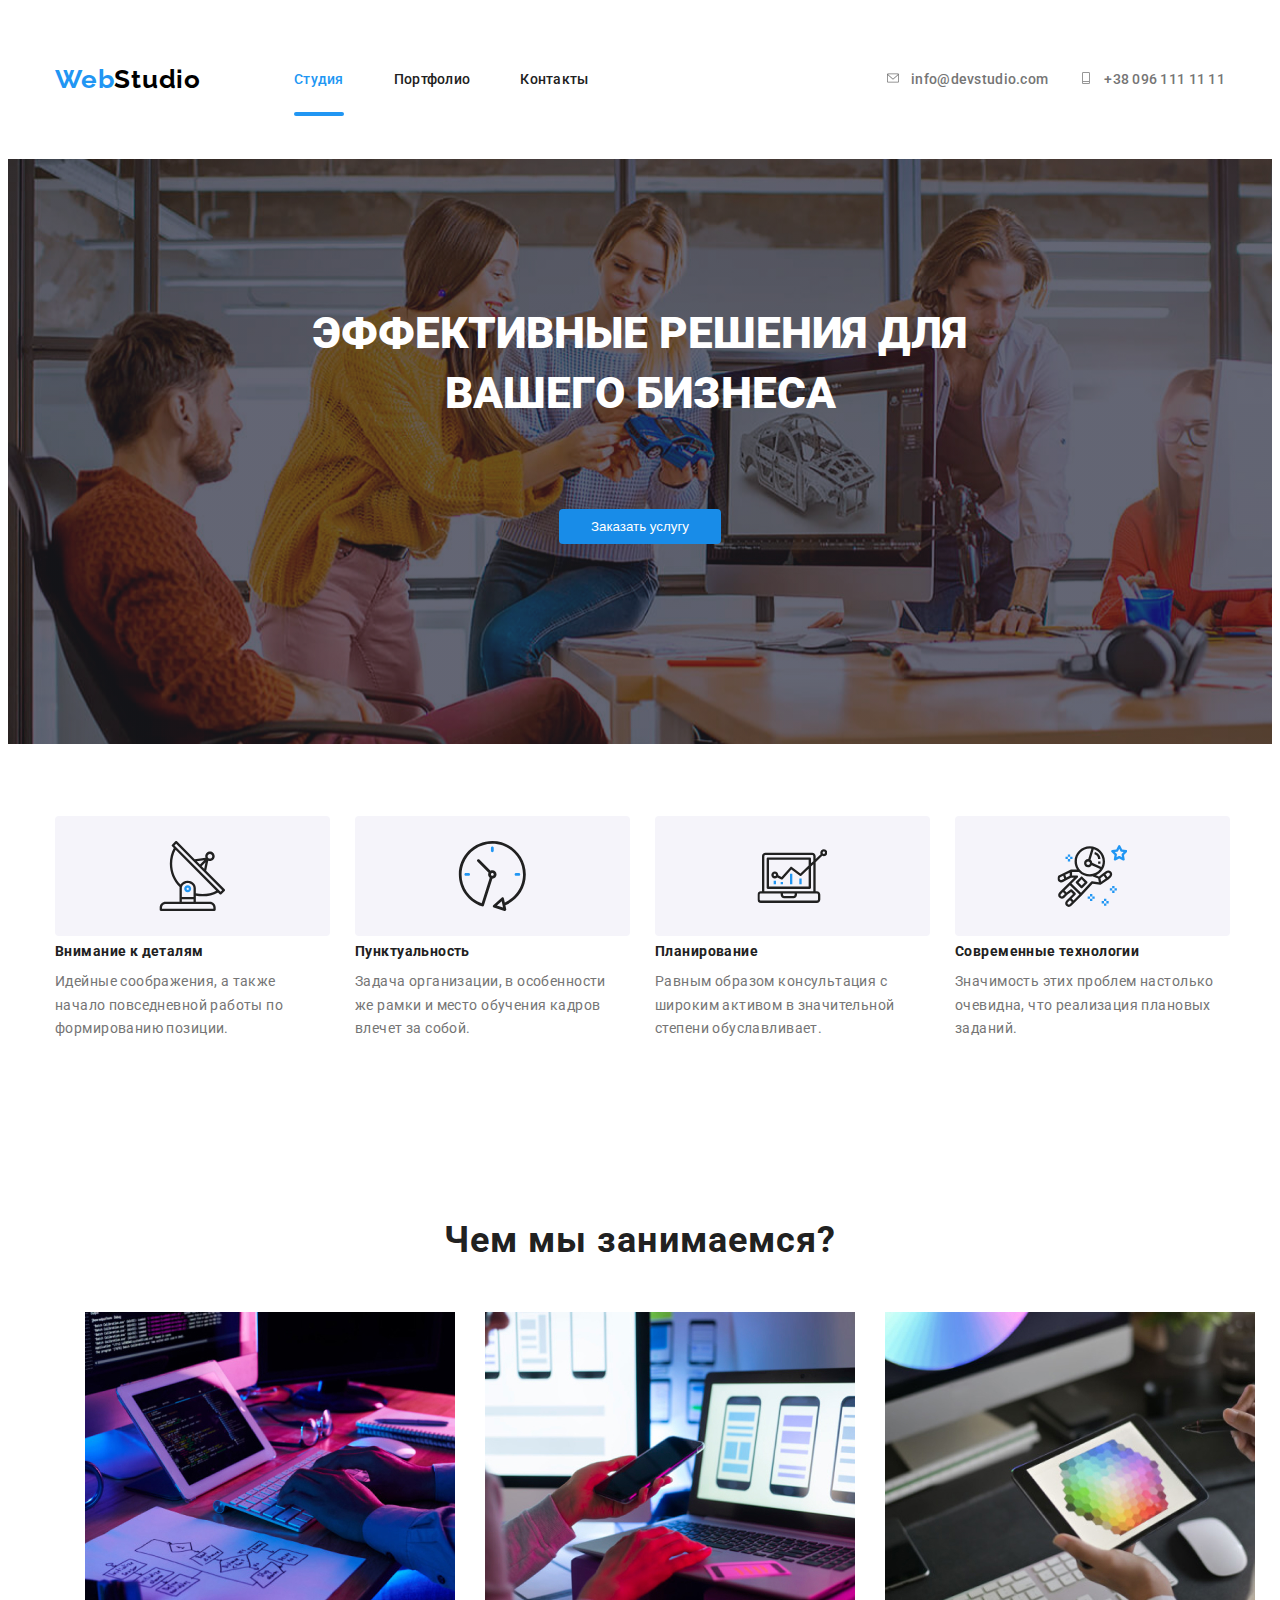
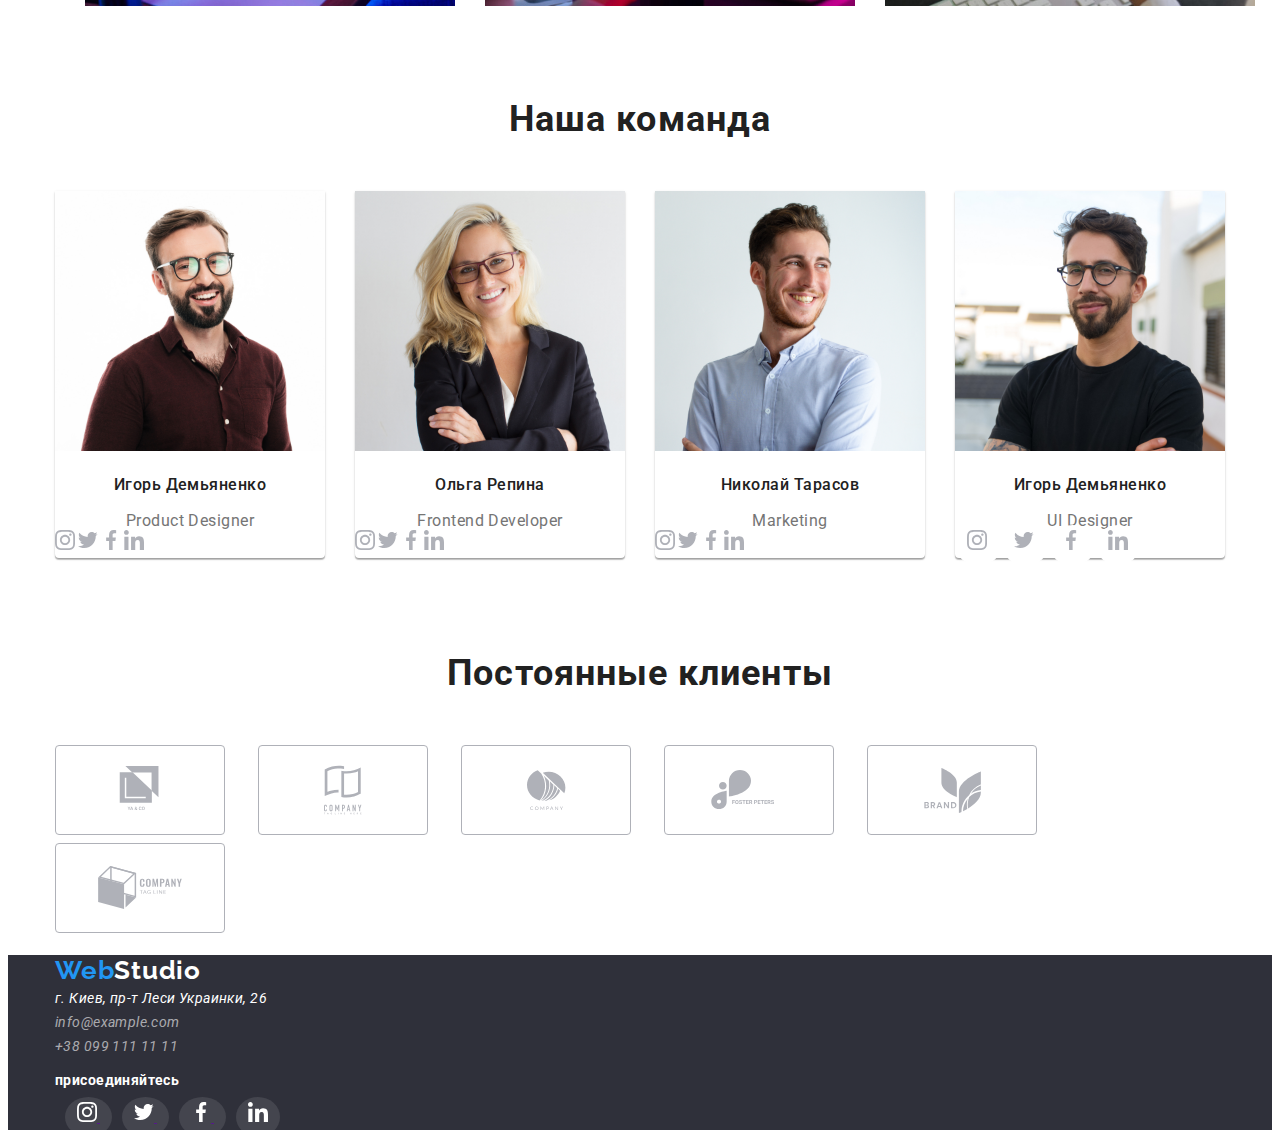
<file: index.html>
<!DOCTYPE html>
<html lang="en">

<head>
    <meta charset="UTF-8">
    <meta http-equiv="X-UA-Compatible" content="IE=edge">
    <meta name="viewport" content="width=device-width, initial-scale=1.0">
    <title>Document</title>
    <link href="https://fonts.googleapis.com/css2?family=Raleway:wght@700&family=Roboto:wght@400;500;700;900&display=swap"
    rel="stylesheet">
    <link rel="stylesheet" href="./css/style.css" />
</head>

<body class="body">
    <!-- Шапка -->
    <header class="conteiner" >
       <div class="head-block ">
            <nav class="head-nav">
                <a href="" class="logo">Web<span class="logo-studio">Studio</span> </a>
            
                <ul class="site-nav list">
                    <li class="item"> <a href=" " class="site-nav link corrent">Студия </a> </li>
                    <li class="item"> <a href="./portfolio.html" class="site-nav link">Портфолио</a> </li>
                    <li class="item"> <a href="" class="site-nav link">Контакты </a> </li>
                </ul>
             </nav>

             <ul class="auth-nav list">
                <svg class="mail-icon">
                    <use href="../images/symbol-defs.svg#icon-mail"></use>
                </svg>
                <li class="item"><a href="" class="auth-nav link">info@devstudio.com</a> </li>
                <svg class="phone-icon">
                    <use href="../images/symbol-defs.svg#icon-phone"></use>
                </svg>
                <li class="item"><a href="" class="auth-nav link">+38 096 111 11 11</a> </li>
            </ul>
       </div>
    </header>

    <main class="main"> 
        <!-- Банер с кнопкой -->
        <section class="banner">
            <h1 class="banner-title">Эффективные решения для вашего бизнеса</h1>
            <button class="banner-button" type="button">Заказать услугу</button>
        </section>

        <!-- Список преимуществ -->
        <section class="advantages">
            <div class="conteiner">
                <ul class="section-nav list">

                    <li class="advantages-item">
                        <svg class="advantages-icon">
                            <use href="../images/symbol-defs.svg#icon-advantages1">
                            </use>
                        </svg>
                        <h3 class="advantages-title">Внимание к деталям</h3>
                        <p class="advantages-text">Идейные соображения, а также начало повседневной работы по формированию
                            позиции.</p>
                    </li>
                
                    <li class="advantages-item">
                        <svg class="advantages-icon">
                            <use href="../images/symbol-defs.svg#icon-advantages2">
                            </use>
                        </svg>
                        <h3 class="advantages-title">Пунктуальность</h3>
                        <p class="advantages-text">Задача организации, в особенности же рамки и место обучения кадров влечет за
                            собой.</p>
                    </li>
                
                    <li class="advantages-item">
                        <svg class="advantages-icon">
                            <use href="../images/symbol-defs.svg#icon-advantages3">
                            </use>
                        </svg>
                        <h3 class="advantages-title">Планирование</h3>
                        <p class="advantages-text">Равным образом консультация с широким активом в значительной степени
                            обуславливает.</p>
                    </li>
                
                    <li class="advantages-item">
                        <svg class="advantages-icon">
                            <use href="../images/symbol-defs.svg#icon-advantages4">
                            </use>
                        </svg>
                        <h3 class="advantages-title">Современные технологии</h3>
                        <p class="advantages-text">Значимость этих проблем настолько очевидна, что реализация плановых заданий.
                        </p>
                    </li>
                </ul>
            </div>
        </section>

        <!-- Чем мы занимаемся -->
        <section class="work"> 
           <div class="conteiner">
                <h2 class="section-title">Чем мы занимаемся?</h2>
                <ul class="section-nav list">

                    <div class="work-box1">
                        <li class="work-item">
                            <img src="./images/14.jpg" alt="work" width="370">
                            <div class="work-hover">
                                <p class="work-text">Десктопные приложения</p>
                            </div>
                        </li>
                    </div>

                    <li class="work-item">
                        <img src="./images/15.jpg" alt="phone" width="370">
                        <div class="work-hover">
                            <p class="work-text">Мобильные приложения</p>
                        </div>
                    </li>                                                                                                                           

                    <li class="work-item">
                        <img src="./images/16.jpg" alt="pictures" width="370">
                        <div class="work-hover">
                            <p class="work-text">Дизайнерские решения</p>
                        </div>
                    </li>
                </ul>
           </div>
        <!-- <div class="work-hover">
            <p class="work-text">Десктопные приложения</p>
        </div> -->
        </section>
        <!-- Команда -->  
            <div class="conteiner">
                <h2 class="team-header">Наша команда</h2>
                <ul class="section-team list">
                    <li class="team-item">
                        <img src="./images/17.jpg" alt="Игорь Демьяненко" width="270">
                        <h3 class="team-title">Игорь Демьяненко</h3>
                        <p class="team-text">Product Designer</p>
                        <svg class="team-icon">
                            <use href="../images/symbol-defs.svg#icon-instagram">
                            </use>
                        </svg>
                        <svg class="team-icon">
                            <use href="../images/symbol-defs.svg#icon-twitter">
                            </use>
                        </svg>
                        <svg class="team-icon">
                            <use href="../images/symbol-defs.svg#icon-facebook">
                            </use>
                        </svg>
                        <svg class="team-icon">
                            <use href="../images/symbol-defs.svg#icon-linkedin">
                            </use>
                        </svg>
                    </li>
                
                    <li class="team-item">
                        <img src="./images/18.jpg" alt="Ольга Репина" width="270">
                        <h3 class="team-title">Ольга Репина</h3>
                        <p class="team-text">Frontend Developer</p>
                        <svg class="team-icon">
                            <use href="../images/symbol-defs.svg#icon-instagram">
                            </use>
                        </svg>
                        <svg class="team-icon">
                            <use href="../images/symbol-defs.svg#icon-twitter">
                            </use>
                        </svg>
                        <svg class="team-icon">
                            <use href="../images/symbol-defs.svg#icon-facebook">
                            </use>
                        </svg>
                        <svg class="team-icon">
                            <use href="../images/symbol-defs.svg#icon-linkedin">
                            </use>
                        </svg>
                    </li>
                
                    <li class="team-item">
                        <img src="./images/19.jpg" alt="Николай Тарасов" width="270">
                        <h3 class="team-title">Николай Тарасов</h3>
                        <p class="team-text">Marketing</p>
                        <svg class="team-icon">
                            <use href="../images/symbol-defs.svg#icon-instagram">
                            </use>
                        </svg>
                        <svg class="team-icon">
                            <use href="../images/symbol-defs.svg#icon-twitter">
                            </use>
                        </svg>
                        <svg class="team-icon">
                            <use href="../images/symbol-defs.svg#icon-facebook">
                            </use>
                        </svg>
                        <svg class="team-icon">
                            <use href="../images/symbol-defs.svg#icon-linkedin">
                            </use>
                        </svg>
                    </li>
                
                    <li class="team-item">
                        <img src="./images/20.jpg" alt="Игорь Демьяненко" width="270">
                        <h3 class="team-title">Игорь Демьяненко</h3>
                        <p class="team-text">UI Designer</p>
                        <a href="" class="team-a">
                            <svg class="team-icon">
                            <use href="../images/symbol-defs.svg#icon-instagram">
                            </use>
                            </svg>
                        </a>
                        <a href="" class="team-a">  
                            <svg class="team-icon">
                            <use href="../images/symbol-defs.svg#icon-twitter">
                            </use>
                            </svg>
                        </a> 
                        <a href="" class="team-a">
                            <svg class="team-icon">
                            <use href="../images/symbol-defs.svg#icon-facebook">
                            </use>
                            </svg>
                        </a>
                        <a href="" class="team-a">
                            <svg class="team-icon">
                            <use href="../images/symbol-defs.svg#icon-linkedin">
                            </use>
                            </svg>
                        </a>
                    </li>
                </ul>
            </div>
        </section>
        <!-- Постоянные клиенты -->
        <section class="clients">
            <h2 class="clients-header">Постоянные клиенты</h2>
            <div class="conteiner">
                <ul class="clients-section list">
                    <li class="clients-item">
                        <svg class="clients-icon client-a">
                            <use href="../images/symbol-defs.svg#icon-logo-1">
                            </use>
                        </svg>
                    </li>
                    <li class="clients-item ">
                        <svg class="clients-icon client-b">
                            <use href="../images/symbol-defs.svg#icon-logo-2">
                            </use>
                        </svg>
                    </li>
                    <li class="clients-item">
                        <svg class="clients-icon client-c">
                            <use href="../images/symbol-defs.svg#icon-logo-3">
                            </use>
                        </svg>
                    </li>
                    <li class="clients-item ">
                        <svg class="clients-icon client-d">
                            <use href="../images/symbol-defs.svg#icon-logo-4">
                            </use>
                        </svg>
                    </li>
                    <li class="clients-item ">
                        <svg class="clients-icon client-e">
                            <use href="../images/symbol-defs.svg#icon-logo-5">
                            </use>
                        </svg>
                    </li> 
                    <li class="clients-item">
                        <svg class="clients-icon client-f">
                            <use href="../images/symbol-defs.svg#icon-logo-6">
                            </use>
                        </svg>
                    </li>
                </ul>
            </div>
        </section>
    </main>
    
    <!-- подвал с адрессами -->
    <footer class="footer">
        <div class="conteiner">
            <a href="" class="logo">Web<span class="footer-studio">Studio</span></a>
            <address>
                <li class="list address-nav">г. Киев, пр-т Леси Украинки, 26</li>
                <li class="list"><a href="" class="footer-a">info@example.com</a></li>
                <li class="list"><a href="" class="footer-a">+38 099 111 11 11</a></li>
                <ul></ul>
            </address>
        </div>
        <section class="footer-section conteiner">
            <h3 class="footer-header">присоединяйтесь</h3>
            <ul class="footer-social list">
                <li class="footer-item">
                    <a href="" class="footer-link">
                        <svg class="footer-icon">
                            <use href="../images/symbol-defs.svg#icon-instagram">
                            </use>
                        </svg>
                    </a>
                </li>
                <li class="footer-item">
                    <a href="" class="footer-link">
                        <svg class="footer-icon">
                            <use href="../images/symbol-defs.svg#icon-twitter">
                            </use>
                        </svg>
                    </a>
                </li>
                <li class="footer-item">
                    <a href="" class="footer-link">
                        <svg class="footer-icon">
                            <use href="../images/symbol-defs.svg#icon-facebook">
                            </use>
                        </svg>
                    </a>
                </li>
                <li class="footer-item">
                    <a href="" class="footer-link">
                        <svg class="footer-icon">
                            <use href="../images/symbol-defs.svg#icon-linkedin">
                            </use>
                        </svg>
                    </a>
                </li>
            </ul>
        
        </section>
    </footer>

    <div class="backdrop .is-hidden">
        <div class="modal"></div>
    </div>
</body>
</html>
</file>
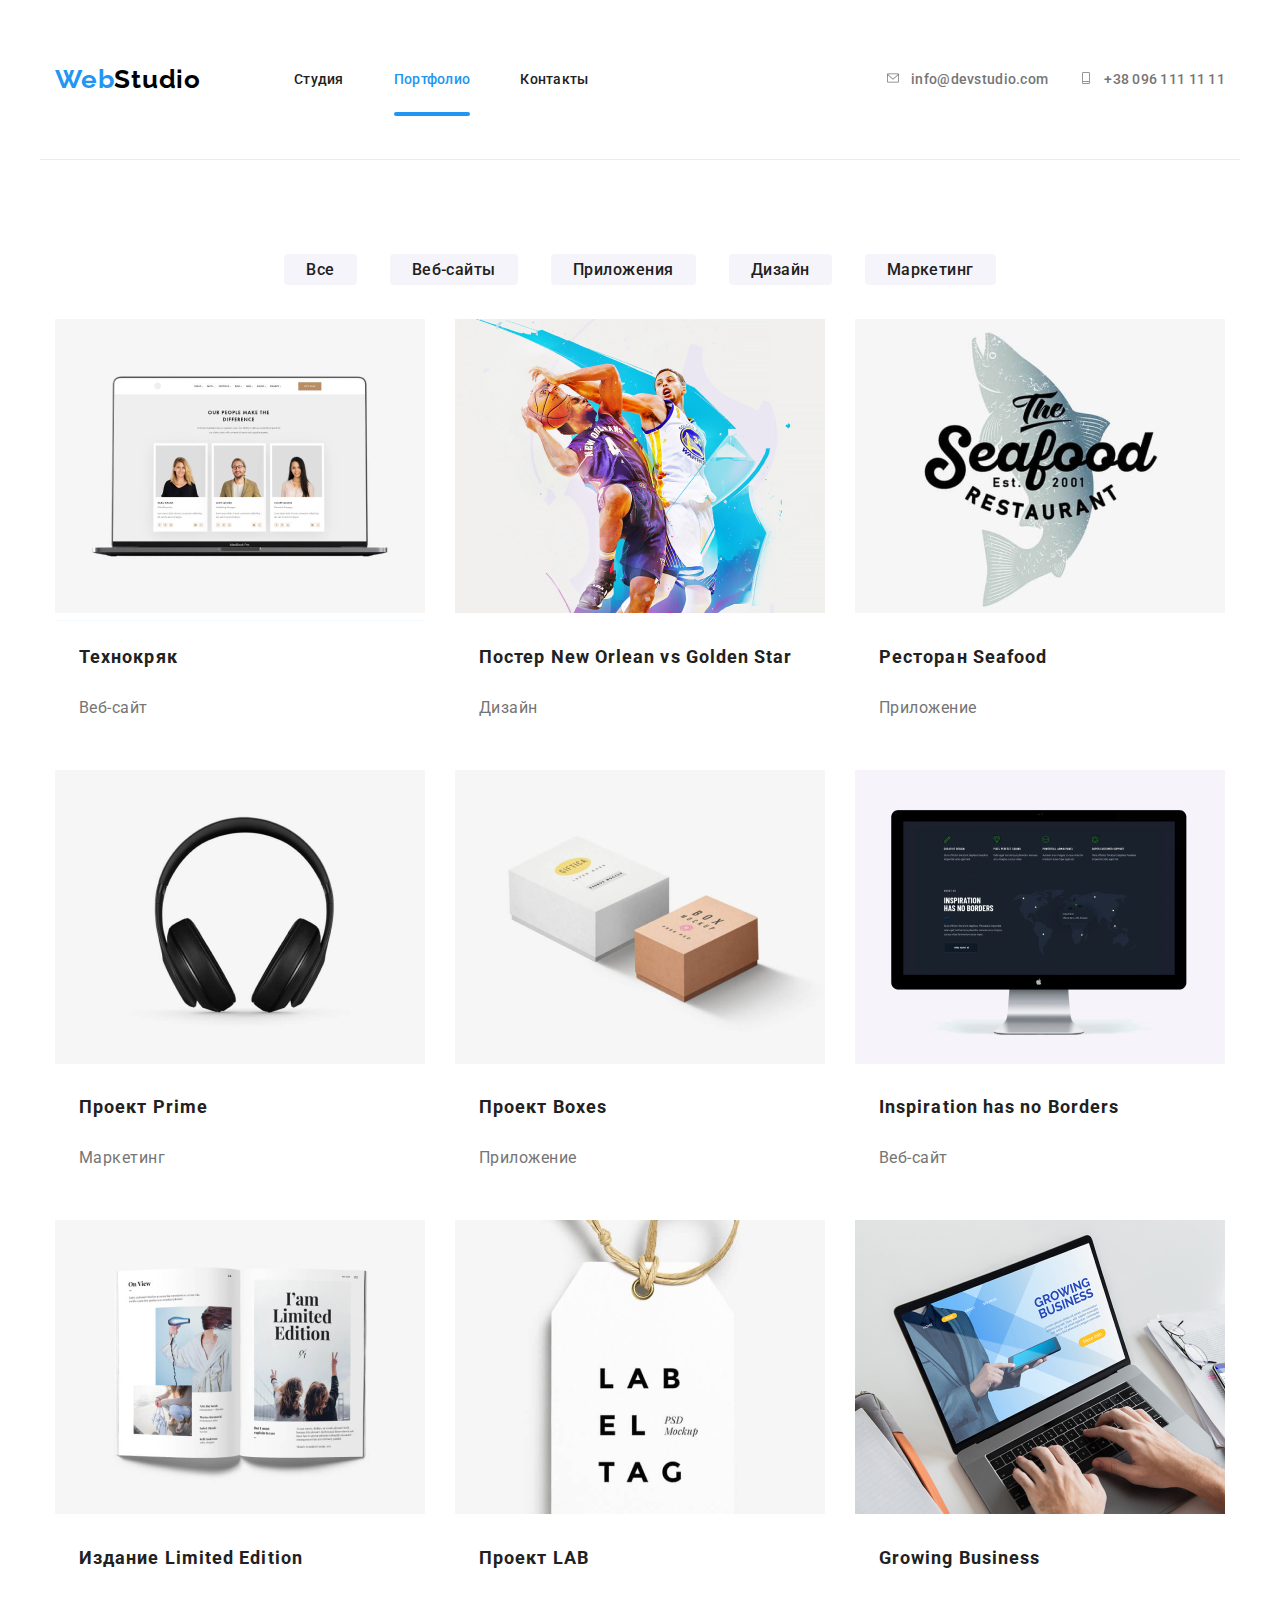
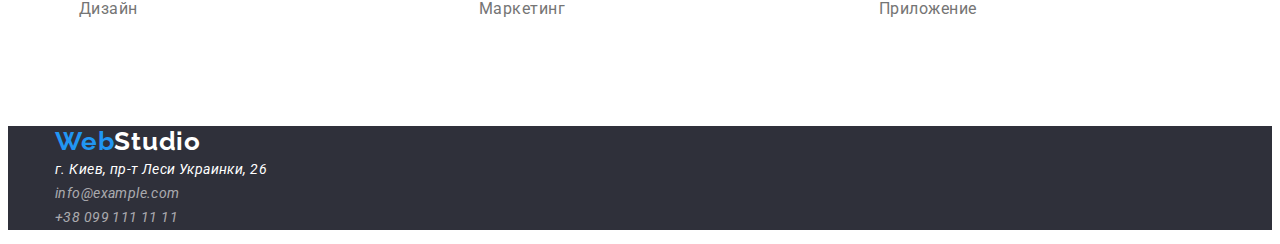
<file: portfolio.html>
<!DOCTYPE html>
<html lang="en">

<head>
    <meta charset="UTF-8">
    <meta http-equiv="X-UA-Compatible" content="IE=edge">
    <meta name="viewport" content="width=device-width, initial-scale=1.0">
    <title>Document</title>
    <link href="https://fonts.googleapis.com/css2?family=Raleway:wght@700&family=Roboto:wght@400;500;700;900&display=swap"
        rel="stylesheet">
    <link rel="stylesheet" href="./css/style.css" />
</head>

<body class="body">
    <!-- Шапка -->
    <header class="conteiner portfolio-line">
        <div class="head-block ">
            <nav class="head-nav">
                <a href="" class="logo">Web<span class="logo-studio">Studio</span> </a>
    
                <ul class="site-nav list">
                    <li class="item"> <a href="./index.html " class="site-nav link">Студия </a> </li>
                    <li class="item"> <a href="" class="site-nav link corrent">Портфолио</a> </li>
                    <li class="item"> <a href="" class="site-nav link">Контакты </a> </li>
                </ul>
            </nav>
            <ul class="auth-nav list">
                <svg class="mail-icon">
                    <use href="../images/symbol-defs.svg#icon-mail"></use>
                </svg>
                <li class="item"><a href="" class="auth-nav link">info@devstudio.com</a> </li>
                <svg class="phone-icon">
                    <use href="../images/symbol-defs.svg#icon-phone"></use>
                </svg>
                <li class="item"><a href="" class="auth-nav link">+38 096 111 11 11</a> </li>
            </ul>
        </div>
    </header>

    <main>
    <!-- Фильтр -->
    <section >
        <ul class="button-list">
            <li class="button-item">
                 <button type="button" class="button all">Все</button>
            </li>
            <li class="button-item">
                 <button type="button" class="button web-site">Веб-сайты</button>
            </li>             
            <li class="button-item">
                 <button type="button" class="button app">Приложения</button>
            </li>
            <li class="button-item">
                 <button type="button" class="button design">Дизайн</button>
            </li>
            <li class="button-item">
                 <button type="button" class="button marketing">Маркетинг</button>
            </li>
        </ul>
    </section>      

    <!-- Список портфолио -->
    <section class="portfolio">
    <div class="conteiner">
        <ul class="portfolio-container">
            <li class="portfolio-item list">
                <div class="portfolio-thumb">
                    <img src="./images/21.jpg" alt="">
                    <div class="portfolio-overlay">
                        <p class="text-hover">Технокряк это современная площадка распространения коронавируса. Компании используют эту
                            платформу для цифрового шпионажа и атак на защищённые сервера конкурентов.
                        </p>
                    </div>
                </div>   
                <h3 class="portfolio-title">Технокряк</h3>
                <p class="portfolio-text">Веб-сайт</p>
            </li>

            <li class="portfolio-item list">
                <div class="portfolio-thumb">
                    <img src="./images/22.jpg" alt="">
                    <div class="portfolio-hover">
                     <p class="text-hover">Технокряк это современная площадка распространения коронавируса. Компании используют эту платформу для цифрового
                        шпионажа и атак на защищённые сервера конкурентов.</p>
                    </div>
                </div>
                <h3 class="portfolio-title">Постер New Orlean vs Golden Star</h3>
                <p class="portfolio-text">Дизайн</p>
                
            </li>

            <li class="portfolio-item list">
                <div class="portfolio-thumb">
                    <img src="./images/23.jpg" alt="">
                    <div class="portfolio-hover">
                     <p class="text-hover">Технокряк это современная площадка распространения коронавируса. Компании используют эту платформу для цифрового
                        шпионажа и атак на защищённые сервера конкурентов.</p>
                    </div>
                </div>
                <h3 class="portfolio-title">Ресторан Seafood</h3>
                <p class="portfolio-text">Приложение</p>
            </li>

            <li class="portfolio-item list">
                <div class="portfolio-thumb">
                    <img src="./images/24.jpg" alt="">
                    <div class="portfolio-hover">
                        <p class="text-hover">Технокряк это современная площадка распространения коронавируса. Компании используют эту платформу для цифрового
                        шпионажа и атак на защищённые сервера конкурентов.</p>
                    </div>
                </div>    
                <h3 class="portfolio-title">Проект Prime</h3>
                <p class="portfolio-text">Маркетинг</p>
            </li>

            <li class="portfolio-item list">
                <div class="portfolio-thumb">
                    <img src="./images/25.jpg" alt="">
                    <div class="portfolio-hover">
                     <p class="text-hover">Технокряк это современная площадка распространения коронавируса. Компании используют эту платформу для цифрового
                        шпионажа и атак на защищённые сервера конкурентов.</p>
                    </div>
                </div>    
                <h3 class="portfolio-title">Проект Boxes</h3>
                <p class="portfolio-text">Приложение</p>
            </li>

            <li class="portfolio-item list">
                <div class="portfolio-thumb">
                    <img src="./images/26.jpg" alt="">
                    <div class="portfolio-hover">
                        <p class="text-hover">Технокряк это современная площадка распространения коронавируса. Компании используют эту платформу для цифрового
                        шпионажа и атак на защищённые сервера конкурентов.</p>
                    </div>
                </div>    
                <h3 class="portfolio-title">Inspiration has no Borders</h3>
                <p class="portfolio-text">Веб-сайт</p>
            </li>

            <li class="portfolio-item list">
                <div class="portfolio-thumb">
                    <img src="./images/27.jpg" alt="">
                    <div class="portfolio-hover">
                     <p class="text-hover">Технокряк это современная площадка распространения коронавируса. Компании используют эту платформу для цифрового
                        шпионажа и атак на защищённые сервера конкурентов.</p>
                    </div>
                </div>    
                <h3 class="portfolio-title">Издание Limited Edition</h3>
                <p class="portfolio-text">Дизайн</p>
            </li>

            <li class="portfolio-item list">
                <div class="portfolio-thumb">
                    <img src="./images/28.jpg" alt="">
                    <div class="portfolio-hover">
                        <p class="text-hover">Технокряк это современная площадка распространения коронавируса. Компании используют эту платформу для цифрового
                        шпионажа и атак на защищённые сервера конкурентов.</p>
                    </div>
                </div>    
                <h3 class="portfolio-title">Проект LAB</h3>
                <p class="portfolio-text">Маркетинг</p>
            </li>

            <li class="portfolio-item list">
                <div class="portfolio-thumb">
                    <img src="./images/29.jpg" alt="">
                    <div class="portfolio-hover">
                        <p class="text-hover">Технокряк это современная площадка распространения коронавируса. Компании используют эту платформу для цифрового
                        шпионажа и атак на защищённые сервера конкурентов.</p>
                    </div>
                </div>
                <h3 class="portfolio-title">Growing Business</h3>
                <p class="portfolio-text">Приложение</p>
            </li>
        </ul>
        
    </div>
</section>
</main>

    <!-- Подвал -->
    <footer class="footer">
    <div class="conteiner">
        <a href="" class="logo">Web<span class="footer-studio">Studio</span></a>
        <address>
            <li class="list address-nav">г. Киев, пр-т Леси Украинки, 26</li>
            <li class="list"><a href="" class="footer-a">info@example.com</a></li>
            <li class="list"><a href="" class="footer-a">+38 099 111 11 11</a></li>
            <ul></ul>
        </address>
    </div>
    </footer>

</body>
</html>
</file>
<file: css/style.css>
/* primery text color #212121 */
/* accent #2196F3 */
/* seconadary text color #757575 */
/* footer background color #2F303A */
/* header background color #FFFFFF */
/* first section background color  */
/* second section background color #F5F4FA */
/* logo color #000000 */

/* фон шапки #FFFFFF */
/* фон тела #E5E5E5 */
/* фон подвала #2F303A */
/* основной цвет текста #212121 */
/* вторичный цвет текста #757575 */
/* акцент #2196F3 */
/* фон кнопки #F5F4FA */
/* акцент кнопок: фон #2196F3    текст #FFFFFF */
/* адрес #FFFFFF */
/* контакты  в подвале rgba(255, 255, 255, 0,6) */

:root {
  --primery-text-color: #212121;
  --accent: #2196f3;
  --secondary-text-color: #757575;
  --footer-bg-color: #2f303a;
  --bg-color: #ffffff;
  --second-section-bg-color: #e5e5e5;
  --logo-color: #2196f3;
  --button-bg-color: #188ce8;
  --adress-link: rgba(255, 255, 255, 0.6);
}

/* тело */
.body {
  background-color: var(--bg-color);
  font-family: roboto, sans-serif;
  font-size: 14px;
  line-height: 1.71;
}

ul {
  padding: 0;
}

/* Шапка */

.head-block,
.head-nav {
  display: flex;
  align-items: center;
  margin-bottom: 32px;
  margin-top: 32px;
}

.conteiner {
  margin: 0 auto;
  max-width: 1170px;
  padding-left: 15px;
  padding-right: 15px;
}

.portfolio-line {
  border-bottom-width: 1px;
  border-bottom-color: #ececec;
  border-bottom-style: solid;
}
/* LOGO */
.logo {
  margin-right: 93px;

  color: var(--logo-color);
  font-family: Raleway, sans-serif;
  font-weight: 700;
  font-size: 26px;
  line-height: 1.2;
  letter-spacing: 0.03em;
  text-decoration: none;
}
.logo-studio {
  color: #000000;
  font-family: Raleway, sans-serif;
  font-weight: 700;
  font-size: 26px;
  line-height: 1.2;
  letter-spacing: 0.03em;
  text-decoration: none;
}

/* Навигация по сайтам */
.site-nav {
  margin: 0px;
  display: flex;

  cursor: pointer;

  color: var(--primery-text-color);
  font-weight: 500;
  font-size: 14px;
  line-height: 1.14;
  letter-spacing: 0.02em;
  text-decoration: none;
}

.site-nav .item + .item {
  margin-left: 50px;
}

.site-nav:hover,
.site-nav:focus {
  color: var(--accent);
}

/* Нижнее подчеркивание */
.corrent {
  position: relative;

  color: var(--accent);
}

.corrent::after {
  content: "";

  display: block;
  width: 100%;
  height: 4px;
  border-radius: 2px;
  position: absolute;
  bottom: -28px;

  background-color: #2196f3;
}

/* Auth-nav */
.auth-nav {
  display: flex;
  margin: 0px;
  margin-left: auto;

  color: var(--secondary-text-color);
  font-weight: 500;
  font-size: 14px;
  line-height: 1.14;
  letter-spacing: 0.02em;
  text-decoration: none;
}

.auth-nav .item + .item {
  margin-left: 50px;
}
.auth-nav:hover,
.auth-nav:focus {
  color: var(--accent);
}

/* SVG mail*/

.mail-icon {
  fill: rgba(117, 117, 117, 1);
  width: 16px;
  height: 12px;
  padding: 0;
  margin-right: 10px;
}

.mail-icon:hover,
.mail-icon:focus {
  fill: rgba(33, 150, 243, 1);
}

/* SVG phone */

.phone-icon {
  width: 16px;
  height: 12px;
  fill: rgba(117, 117, 117, 1);
  padding: 0;
  margin-right: 10px;
  margin-left: 30px;
}

.phone-icon:hover,
.phone-icon:focus {
  fill: rgba(33, 150, 243, 1);
}

/* list-style */

.list {
  list-style: none;
}

/* Банер с кнопкой */

.banner::before {
  background-size: cover;
  background-repeat: no-repeat;
  margin-left: auto;
  margin-right: auto;
  background-position: center;
}
.banner {
  background-image: linear-gradient(
      to right,
      rgba(47, 48, 58, 0.4),
      rgba(47, 48, 58, 0.4)
    ),
    url(../images/team-work.jpg);
  background-color: var(--footer-bg-color);
  text-align: center;
  padding: 145px 0 200px 0;
  margin-top: 0px;
  margin-bottom: 0;
}
.banner-title {
  margin-left: auto;
  margin-right: auto;
  max-width: 696px;
  margin-top: 0;
  margin-bottom: 85px;

  color: #ffffff;

  font-weight: 900;
  font-size: 44px;
  line-height: 1.36;
  /* letter-spacing: 0.06em; */
  text-transform: uppercase;
}
.banner-button {
  border-radius: 4px;
  padding: 10px 32px;
  border: none;
  min-width: 200 px;
  text-align: center;

  display: inline-block;

  color: #ffffff;
  background-color: var(--button-bg-color);
}

/* Список преимуществ */

.advantages {
  padding-top: 72px;
  padding-bottom: 94px;
}
.section-nav {
  margin: 0px;
  display: flex;
}
.advantages-item {
  padding: 0;
  max-width: 270px;
}

.advantages-item + .advantages-item {
  margin-left: 30px;
}

.advantages-icon {
  width: 70px;
  height: 70px;
  padding: 25px 102.35px;
  border-radius: 4px;

  background-color: rgba(245, 244, 250, 1);
}

.advantages-title {
  margin-top: 0px;
  margin-bottom: 10px;

  color: var(--primery-text-color);
  font-weight: 700;
  font-size: 14px;
  line-height: 1.14;
  letter-spacing: 0.03em;
  /* text-transform: uppercase;  */
}
.advantages-text {
  margin-top: 0px;
  margin-bottom: 0px;

  color: var(--secondary-text-color);
  font-weight: 400;
  font-size: 14px;
  line-height: 1.7;
  letter-spacing: 0.03em;
}

/* Чем мы занимаемся */

.section-title {
  margin-top: 0px;
  margin-bottom: 50px;

  color: var(--primery-text-color);
  font-weight: 700;
  font-size: 36px;
  line-height: 1.2;
  text-align: center;
  letter-spacing: 0.03em;
}

.section-nav {
  padding: 0;
  margin-bottom: 84px;
}

.work-hover {
  position: relative;
}

.work-item::before {
  position: absolute;
  content: "";
  display: inline-block;
  width: 370px;
  height: 70px;
  margin-top: 224px;

  background-color: rgba(47, 54, 58, 0.8);

  opacity: 0;
}

.work-item:hover::before {
  opacity: 1;
}

.work-item:hover .work-text {
  opacity: 1;
}

.work-text {
  position: absolute;
  bottom: 0;
  width: 215px;
  height: 16px;
  padding: 27px 82px 27px 83px;
  margin: 0;

  font-weight: 700;
  font-size: 14px;
  line-height: 1.1;
  text-align: center;
  letter-spacing: 0.03em;
  color: var(--bg-color);

  opacity: 0;
}

.work-item {
  justify-content: center;
  padding: 0;
  margin-left: 30px;
}

.work-item:last-child {
  margin-left: -30;
}

/* Команда  */
.team {
  background-color: #f5f4fa;
  margin: 0px;
  padding-bottom: 84px;
  padding-top: 104px;
}

.section-team {
  display: flex;
}

.team-item {
  justify-content: center;
  padding: 0;
  margin-right: 30px;
  background-color: var(--bg-color);

  box-shadow: 0px 1px 3px rgba(0, 0, 0, 0.12), 0px 1px 1px rgba(0, 0, 0, 0.14),
    0px 2px 1px rgba(0, 0, 0, 0.2);
  border-radius: 0px 0px 4px 4px;
}

.team-item:last-child {
  margin-right: 0px;
}

.team-header {
  padding: 0;
  margin-bottom: 50px;
  margin-top: 0;

  text-align: center;
  color: var(--primery-text-color);
  font-weight: 700;
  font-size: 36px;
  line-height: 1.2;
  letter-spacing: 0.03em;
}

.team-title {
  text-align: center;
  color: var(--primery-text-color);
  font-weight: 500;
  font-size: 16px;
  line-height: 1.2;
  letter-spacing: 0.03em;
}

.team-text {
  margin: 0px;

  text-align: center;
  color: var(--secondary-text-color);
  font-weight: 400;
  font-size: 16px;
  line-height: 1.2;
  letter-spacing: 0.03em;
}

/* Соц.сети команды */

.team-a {
  width: 44px;
  height: 44px;
  border-radius: 50%;
  padding: 12px 12px;
  margin-top: 16px;
  color: var(--bg-color);
  background-color: var(--bg-color);
}

.team-a:hover,
.team-a:focus {
  color: var(--accent);
  background-color: var(--accent);
}

.team-icon {
  fill: #afb1b8;

  /* margin-bottom: 42px;
  margin-top: 28px;
  margin-right: 34px; */
  width: 20px;
  height: 20px;
}

.team-icon:focus,
.team-icon:hover {
  fill: white;
}

/* .team-icon {
  margin-bottom: 42px;
  margin-top: 28px;
  margin-right: 34px;

  fill: #afb1b8;
  width: 20px;
  height: 20px;
}

.team-icon:hover {
  fill: #ffffff;
  background-color: #188ce8;
  border-radius: 50%;
  background-size: 44px 44px;
}

.team-icon:last-child {
  margin-right: 0px;
}

.team-icon:nth-child(4n) {
  margin-left: 44px;
} */

/* Постоянные клиенты */
.clients-header {
  padding: 0;
  margin-bottom: 50px;
  margin-top: 94px;

  text-align: center;
  color: var(--primery-text-color);
  font-weight: 700;
  font-size: 36px;
  line-height: 1.2;
  letter-spacing: 0.03em;
}

.clients-item {
  display: inline;
  fill: #afb1b8;
  margin-right: 30px;
  width: 170px;
  height: 90px;
}

.clients-item:focus,
.clients-item:hover {
  fill: var(--accent);
}

.clients-item:last-child {
  margin-right: 0px;
}

.clients-icon {
  border-color: #afb1b8;

  border-width: 1px;
  border-radius: 4px;
  border-style: solid;
  box-sizing: border-box;
  width: 170px;
  height: 90px;
}

.clients-icon:focus,
.clients-icon:hover {
  border-color: var(--accent);
}

.client-a {
  padding: 20px 60.73px 20.77px 63px;
}

.client-b {
  padding: 19px 65px;
}

.client-c {
  padding: 24px 64px 23.4px 65px;
}

.client-d {
  padding: 24px 45.34px 23.98px 45px;
}

.client-e {
  padding: 22px 55px 21px 56px;
}

.client-f {
  padding: 22px 40.52px 22.56px 41px;
}
/* подвал с адрессами */
.footer-studio {
  color: #ffffff;
}
.footer {
  background-color: var(--footer-bg-color);
}

.address-nav {
  color: #ffffff;

  font-weight: 400;
  font-size: 14px;
  line-height: 1.71;
  letter-spacing: 0.03em;
}
.footer-a {
  color: rgba(255, 255, 255, 0.6);

  font-weight: 400;
  font-size: 14px;
  line-height: 1.71;
  letter-spacing: 0.03em;
  text-decoration: none;
}

.footer-a:hover,
.footer-a:focus {
  color: var(--accent);
}
.button {
  list-style: none;

  color: var(--primery-text-color);
  background-color: #f5f4fa;
}

.button:hover {
  color: #ffffff;
  background-color: var(--button-bg-color);
}

/* Присоединяйтесь */
.footer-header {
  font-weight: 700;
  font-size: 14px;
  line-height: 1.1;
  letter-spacing: 0.03em;

  color: var(--bg-color);
}

.footer-item {
  display: inline;
}

.footer-link {
  background-color: rgba(255, 255, 255, 0.1);

  margin-left: 10px;
  padding: 12px 12px;
  background-size: 44px;
  border-radius: 50%;
  border: none;
}

.footer-icon {
  fill: var(--bg-color);

  width: 20px;
  height: 20px;
}

/* П О Р Т Ф О Л И О  */

/* Фильтр */
.button-list {
  text-align: center;
  padding-top: 94px;
  margin: 0;
  margin-bottom: 34px;
}

.button-item {
  text-align: center;
  display: inline-block;
  margin-right: 30px;
}
.button-item:last-child {
  margin-right: 0px;
}

.button {
  border-radius: 4px;
  border: none;
  padding: 6px 22px;
  background-color: F5F4FA;

  color: var(--primery-text-color);
  font-family: Roboto;
  font-style: normal;
  font-weight: 500;
  font-size: 16px;
  letter-spacing: 0.03em;
}

.button:hover,
.button:focus {
  box-shadow: 0px 3px 1px rgba(0, 0, 0, 0.1), 0px 1px 2px rgba(0, 0, 0, 0.08),
    0px 2px 2px rgba(0, 0, 0, 0.12);

  background-color: var(--accent);
  color: var(--bg-color);
}
/* Список портфолио */

.portfolio {
  padding-bottom: 86px;
  margin: 0;
}

.portfolio-container {
  display: flex;
  flex-wrap: wrap;
  margin-right: -30px;
  margin-bottom: -30px;
}

.portfolio-item {
  width: 370px;
  padding: 0px;
  margin-right: 30px;
  margin-bottom: 30px;
  /* border: 1px solid;
  border-color: #eeeeee; */

  background-color: var(--bg-color);
  flex-basis: calc((100% - 30px * 3) / 3);
}

.portfolio-item:hover {
  box-shadow: 0px 1px 1px rgba(0, 0, 0, 0.12), 0px 4px 4px rgba(0, 0, 0, 0.06),
    1px 4px 6px rgba(0, 0, 0, 0.16);
}

.portfolio-item:hover .text-hover {
  opacity: 1;
}

.portfolio-thumb {
  position: relative;
  overflow: hidden;
}

.portfolio-overlay {
  position: absolute;

  width: 100%;
  height: 100%;
  top: 0;
  right: 0;
  opacity: ;

  background-color: rgba(33, 150, 243, 0.9);

  transform: translateY(100%);
  transition: transform 250ms cubic-bezier(0.4, 0, 0.2, 1);
}

.portfolio-overlay:hover {
  transform: translateY(0);
  opacity: 1;
}

.text-hover {
  position: absolute;
  top: 50%;
  left: 50%;
  transform: translate(-50%, -50%);
  width: 322px;
  height: 166px;
  padding: 0;
  margin: 0;

  color: var(--bg-color);
  font-weight: 400;
  font-size: 18px;
  line-height: 28px;
  letter-spacing: 0.03em;

  opacity: 0;
}

/* .text-hover:hover {
  opacity: 1;
} */
.portfolio-title {
  padding-right: 24px;
  padding-left: 24px;

  color: var(--primery-text-color);
  font-weight: 700;
  font-size: 18px;
  line-height: 2;
  letter-spacing: 0.06em;
}

.portfolio-text {
  padding-right: 24px;
  padding-left: 24px;

  color: var(--secondary-text-color);
  font-weight: 400;
  font-size: 16px;
  line-height: 1.9;
  letter-spacing: 0.03em;
}

.backdrop {
  position: fixed;
  left: 0;
  top: 0;

  width: 100%;
  height: 100%;

  background-color: rgba(0, 0, 0, 0.2);
}

.backdrop,
.is-hidden {
  opacity: 0;
  pointer-events: none;
}

.modal {
  position: absolute;
  top: 50%;
  left: 50%;
  transform: translate(-50%, -50%);

  min-width: 528px;
  min-height: 581px;
  border-radius: 4px;

  background-color: var(--bg-color);
}
</file>
